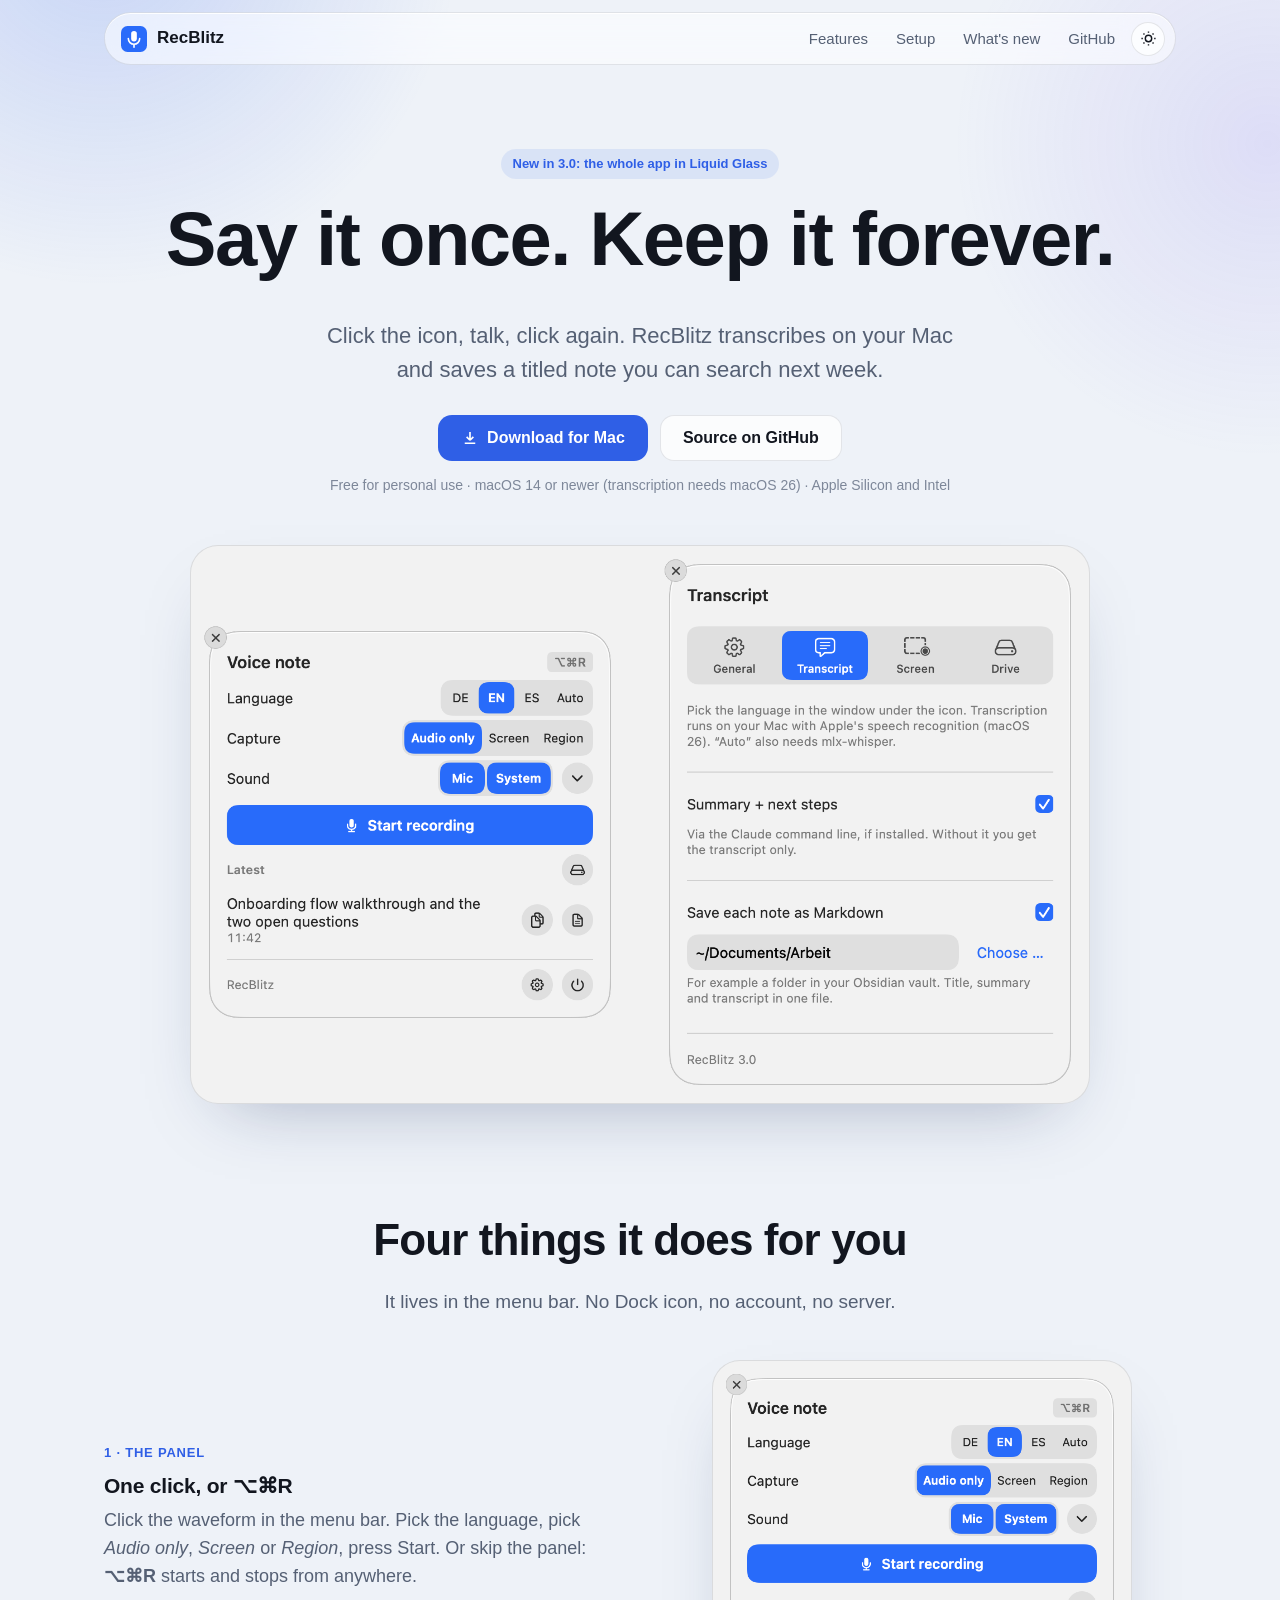
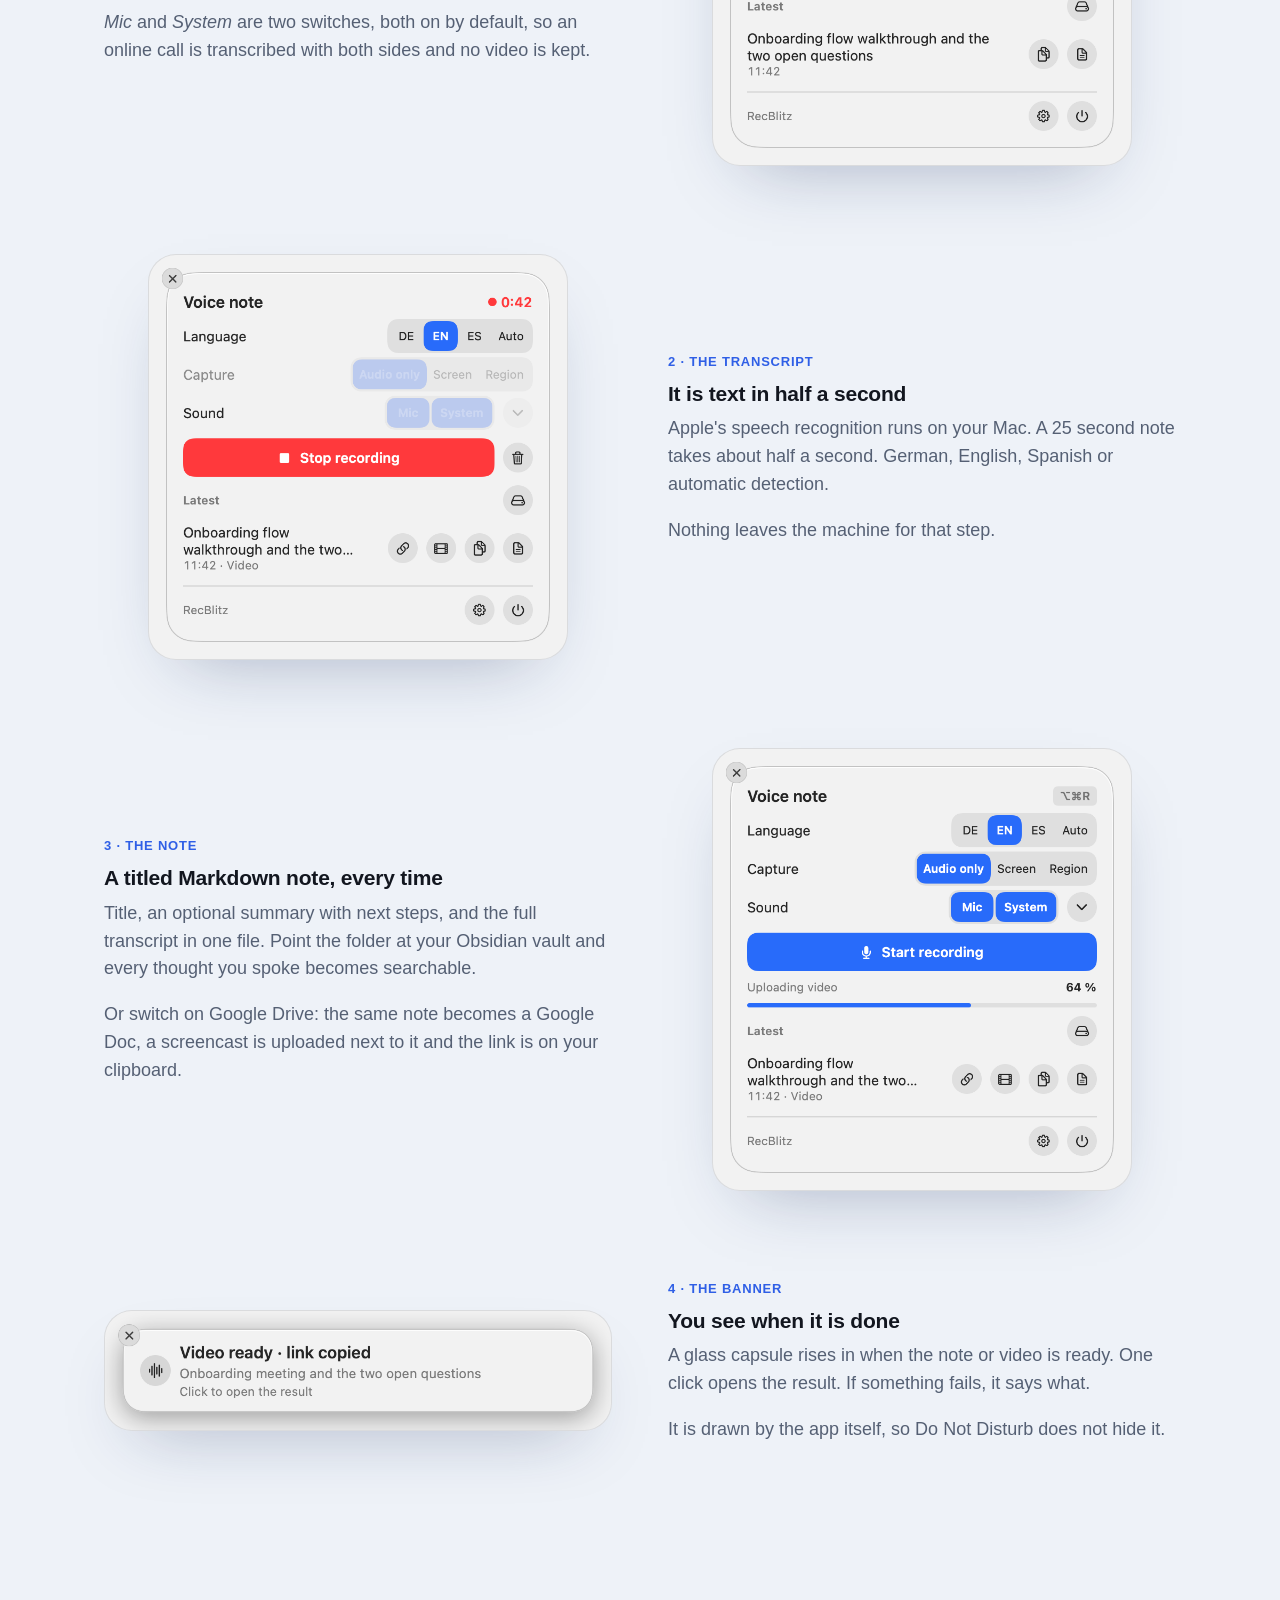
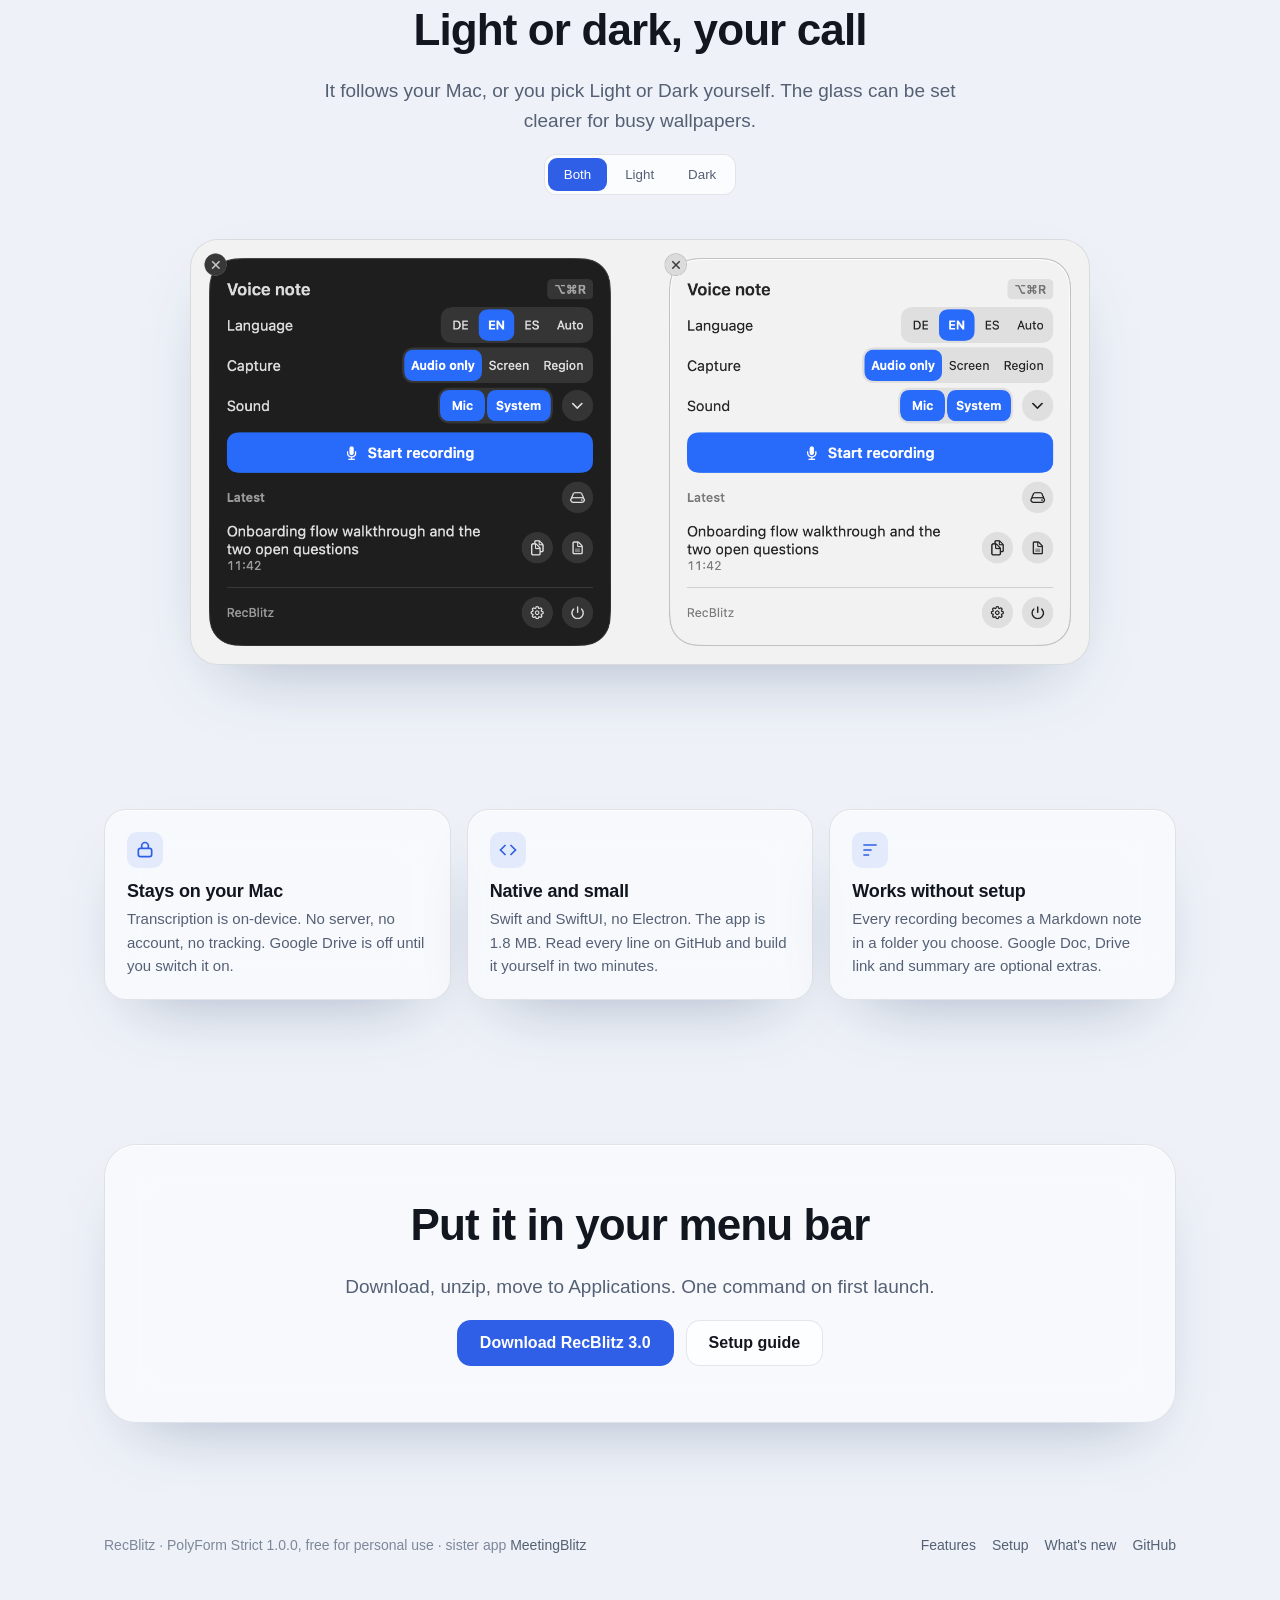
<file: docs/index.html>
<!doctype html>
<html lang="en">
<head>
<meta charset="utf-8">
<meta name="viewport" content="width=device-width, initial-scale=1">
<title>RecBlitz: voice notes and screen recordings that write themselves down</title>
<meta name="description" content="A free Mac menu bar app. One click records a voice note or your screen, transcribes it on your Mac and saves a titled Markdown note.">
<meta property="og:title" content="RecBlitz 3.0">
<meta property="og:description" content="Voice notes and screen recordings from the menu bar, transcribed on your Mac.">
<meta property="og:image" content="https://felixosk.github.io/recblitz-mac/img/hero-dark.png">
<link rel="icon" href="data:image/svg+xml,%3Csvg xmlns='http://www.w3.org/2000/svg' viewBox='0 0 32 32'%3E%3Crect width='32' height='32' rx='8' fill='%23296bfa'/%3E%3Crect x='12.5' y='6' width='7' height='13' rx='3.5' fill='white'/%3E%3Cpath d='M9 15.5a7 7 0 0 0 14 0M16 22.5V26' fill='none' stroke='white' stroke-width='2' stroke-linecap='round'/%3E%3C/svg%3E">
<link rel="stylesheet" href="site.css">
<script src="site.js"></script>
</head>
<body>

<header class="top">
  <div class="wrap">
    <div class="bar glass">
      <a class="brand" href="./"><svg viewBox="0 0 32 32" aria-hidden="true"><rect width="32" height="32" rx="8" fill="#296bfa"/><rect x="12.5" y="6" width="7" height="13" rx="3.5" fill="#fff"/><path d="M9 15.5a7 7 0 0 0 14 0M16 22.5V26" fill="none" stroke="#fff" stroke-width="2" stroke-linecap="round"/></svg><span>RecBlitz</span></a>
      <nav class="nav">
        <a href="features.html">Features</a>
        <a href="setup.html">Setup</a>
        <a href="changelog.html" class="hide-sm">What's new</a>
        <a href="https://github.com/Felixosk/recblitz-mac" class="hide-sm">GitHub</a>
        <button class="theme-btn" type="button" aria-label="Theme"><svg viewBox="0 0 24 24" fill="none" stroke="currentColor" stroke-width="2"><circle cx="12" cy="12" r="4.5"/><path d="M12 2v2M12 20v2M2 12h2M20 12h2M4.9 4.9l1.4 1.4M17.7 17.7l1.4 1.4M4.9 19.1l1.4-1.4M17.7 6.3l1.4-1.4"/></svg></button>
      </nav>
    </div>
  </div>
</header>

<main>
<section class="hero">
  <div class="wrap">
    <span class="pill">New in 3.0: the whole app in Liquid Glass</span>
    <h1>Say it once. Keep it forever.</h1>
    <p class="lead">Click the icon, talk, click again. RecBlitz transcribes on your Mac and saves a titled note you can search next week.</p>
    <div class="btn-row">
      <a class="btn btn-primary" href="https://github.com/Felixosk/recblitz-mac/releases/latest/download/RecBlitz.zip"><svg viewBox="0 0 24 24" fill="none" stroke="currentColor" stroke-width="2.2"><path d="M12 4v11m0 0-4.5-4.5M12 15l4.5-4.5M5 19h14"/></svg>Download for Mac</a>
      <a class="btn btn-ghost" href="https://github.com/Felixosk/recblitz-mac">Source on GitHub</a>
    </div>
    <p class="meta">Free for personal use · macOS 14 or newer (transcription needs macOS 26) · Apple Silicon and Intel</p>
  </div>
  <div class="wrap">
    <div class="hero-shot stage">
      <img class="img-dark" src="img/hero-dark.png" alt="The RecBlitz panel next to its settings window" width="1608" height="848">
      <img class="img-light" src="img/hero-light.png" alt="The RecBlitz panel next to its settings window in light mode" width="1608" height="848">
    </div>
  </div>
</section>

<section id="how">
  <div class="wrap">
    <div class="section-head">
      <h2>Four things it does for you</h2>
      <p>It lives in the menu bar. No Dock icon, no account, no server.</p>
    </div>

    <div class="row">
      <div class="text">
        <span class="num">1 · The panel</span>
        <h3>One click, or ⌥⌘R</h3>
        <p>Click the waveform in the menu bar. Pick the language, pick <i>Audio only</i>, <i>Screen</i> or <i>Region</i>, press Start. Or skip the panel: <b>⌥⌘R</b> starts and stops from anywhere.</p><p><i>Mic</i> and <i>System</i> are two switches, both on by default, so an online call is transcribed with both sides and no video is kept.</p>
      </div>
      <div class="shot stage">
        <img class="img-dark" src="img/panel-idle-dark.png" alt="The RecBlitz panel with language, capture mode and sound switches" width="784" height="758">
        <img class="img-light" src="img/panel-idle-light.png" alt="The RecBlitz panel with language, capture mode and sound switches (light mode)" width="784" height="758">
      </div>
    </div>

    <div class="row flip">
      <div class="text">
        <span class="num">2 · The transcript</span>
        <h3>It is text in half a second</h3>
        <p>Apple's speech recognition runs on your Mac. A 25 second note takes about half a second. German, English, Spanish or automatic detection.</p><p>Nothing leaves the machine for that step.</p>
      </div>
      <div class="shot stage">
        <img class="img-dark" src="img/panel-recording-dark.png" alt="The panel while recording, with a running timer and a red stop button" width="784" height="758" loading="lazy">
        <img class="img-light" src="img/panel-recording-light.png" alt="The panel while recording, with a running timer and a red stop button (light mode)" width="784" height="758" loading="lazy">
      </div>
    </div>

    <div class="row">
      <div class="text">
        <span class="num">3 · The note</span>
        <h3>A titled Markdown note, every time</h3>
        <p>Title, an optional summary with next steps, and the full transcript in one file. Point the folder at your Obsidian vault and every thought you spoke becomes searchable.</p><p>Or switch on Google Drive: the same note becomes a Google Doc, a screencast is uploaded next to it and the link is on your clipboard.</p>
      </div>
      <div class="shot stage">
        <img class="img-dark" src="img/panel-uploading-dark.png" alt="The panel while a video uploads, with progress in percent and the latest recording below" width="784" height="826" loading="lazy">
        <img class="img-light" src="img/panel-uploading-light.png" alt="The panel while a video uploads, with progress in percent and the latest recording below (light mode)" width="784" height="826" loading="lazy">
      </div>
    </div>

    <div class="row flip">
      <div class="text">
        <span class="num">4 · The banner</span>
        <h3>You see when it is done</h3>
        <p>A glass capsule rises in when the note or video is ready. One click opens the result. If something fails, it says what.</p>
        <p>It is drawn by the app itself, so Do Not Disturb does not hide it.</p>
      </div>
      <div class="shot wide stage">
        <img class="img-dark" src="img/banner-dark.png" alt="The result banner: Video ready, link copied" width="924" height="216" loading="lazy">
        <img class="img-light" src="img/banner-light.png" alt="The result banner in light mode" width="924" height="216" loading="lazy">
      </div>
    </div>
  </div>
</section>

<section id="look">
  <div class="wrap">
    <div class="section-head">
      <h2>Light or dark, your call</h2>
      <p>It follows your Mac, or you pick Light or Dark yourself. The glass can be set clearer for busy wallpapers.</p>
      <div class="seg" role="group" aria-label="Show light or dark">
        <button type="button" data-demo="both" aria-pressed="true">Both</button>
        <button type="button" data-demo="light" aria-pressed="false">Light</button>
        <button type="button" data-demo="dark" aria-pressed="false">Dark</button>
      </div>
    </div>
    <div class="stage" style="max-width:900px;margin:0 auto">
      <img data-demo-img="both" src="img/light-dark.png" alt="The panel in dark and in light, side by side" width="1608" height="758" loading="lazy">
      <img data-demo-img="light" src="img/hero-light.png" alt="Panel and settings in light mode" width="1608" height="848" loading="lazy" hidden>
      <img data-demo-img="dark" src="img/hero-dark.png" alt="Panel and settings in dark mode" width="1608" height="848" loading="lazy" hidden>
    </div>
  </div>
</section>

<section id="trust">
  <div class="wrap">
    <div class="grid">
      <div class="card glass">
        <div class="ico"><svg viewBox="0 0 24 24" fill="none" stroke="currentColor" stroke-width="2"><rect x="4" y="10" width="16" height="10" rx="2.5"/><path d="M8 10V7a4 4 0 0 1 8 0v3"/></svg></div>
        <h3>Stays on your Mac</h3>
        <p>Transcription is on-device. No server, no account, no tracking. Google Drive is off until you switch it on.</p>
      </div>
      <div class="card glass">
        <div class="ico"><svg viewBox="0 0 24 24" fill="none" stroke="currentColor" stroke-width="2"><path d="M9 18 3 12l6-6M15 6l6 6-6 6"/></svg></div>
        <h3>Native and small</h3>
        <p>Swift and SwiftUI, no Electron. The app is 1.8 MB. Read every line on GitHub and build it yourself in two minutes.</p>
      </div>
      <div class="card glass">
        <div class="ico"><svg viewBox="0 0 24 24" fill="none" stroke="currentColor" stroke-width="2"><path d="M4 6h16M4 12h10M4 18h7"/></svg></div>
        <h3>Works without setup</h3>
        <p>Every recording becomes a Markdown note in a folder you choose. Google Doc, Drive link and summary are optional extras.</p>
      </div>
    </div>
  </div>
</section>

<section>
  <div class="wrap">
    <div class="final glass">
      <h2>Put it in your menu bar</h2>
      <p>Download, unzip, move to Applications. One command on first launch.</p>
      <div class="btn-row">
        <a class="btn btn-primary" href="https://github.com/Felixosk/recblitz-mac/releases/latest/download/RecBlitz.zip">Download RecBlitz 3.0</a>
        <a class="btn btn-ghost" href="setup.html">Setup guide</a>
      </div>
    </div>
  </div>
</section>
</main>

<footer>
  <div class="wrap">
    <span>RecBlitz · PolyForm Strict 1.0.0, free for personal use · sister app <a href="https://felixosk.github.io/meetingblitz-mac/">MeetingBlitz</a></span>
    <nav><a href="features.html">Features</a><a href="setup.html">Setup</a><a href="changelog.html">What's new</a><a href="https://github.com/Felixosk/recblitz-mac">GitHub</a></nav>
  </div>
</footer>
</body>
</html>
</file>
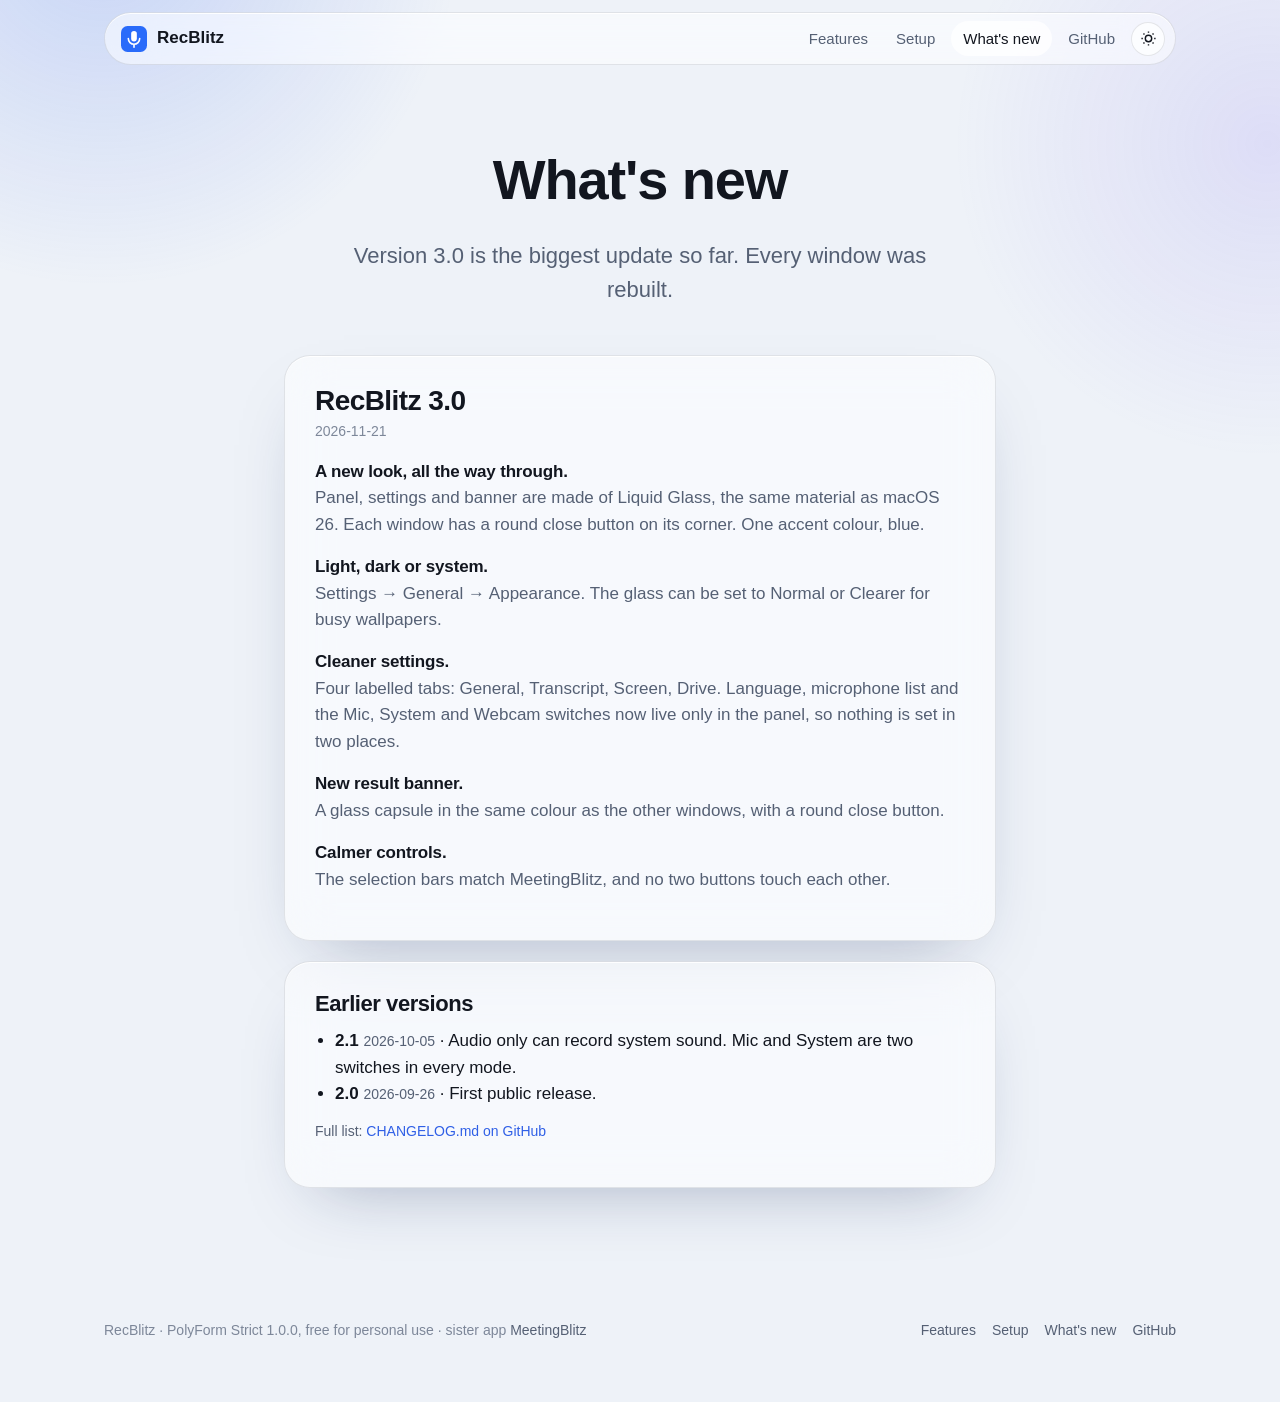
<file: docs/changelog.html>
<!doctype html>
<html lang="en">
<head>
<meta charset="utf-8">
<meta name="viewport" content="width=device-width, initial-scale=1">
<title>What's new · RecBlitz</title>
<meta name="description" content="What changed in RecBlitz 3.0 and earlier versions.">
<meta property="og:title" content="RecBlitz 3.0">
<meta property="og:description" content="Voice notes and screen recordings from the menu bar, transcribed on your Mac.">
<meta property="og:image" content="https://felixosk.github.io/recblitz-mac/img/hero-dark.png">
<link rel="icon" href="data:image/svg+xml,%3Csvg xmlns='http://www.w3.org/2000/svg' viewBox='0 0 32 32'%3E%3Crect width='32' height='32' rx='8' fill='%23296bfa'/%3E%3Crect x='12.5' y='6' width='7' height='13' rx='3.5' fill='white'/%3E%3Cpath d='M9 15.5a7 7 0 0 0 14 0M16 22.5V26' fill='none' stroke='white' stroke-width='2' stroke-linecap='round'/%3E%3C/svg%3E">
<link rel="stylesheet" href="site.css">
<script src="site.js"></script>
</head>
<body>

<header class="top">
  <div class="wrap">
    <div class="bar glass">
      <a class="brand" href="./"><svg viewBox="0 0 32 32" aria-hidden="true"><rect width="32" height="32" rx="8" fill="#296bfa"/><rect x="12.5" y="6" width="7" height="13" rx="3.5" fill="#fff"/><path d="M9 15.5a7 7 0 0 0 14 0M16 22.5V26" fill="none" stroke="#fff" stroke-width="2" stroke-linecap="round"/></svg><span>RecBlitz</span></a>
      <nav class="nav">
        <a href="features.html">Features</a>
        <a href="setup.html">Setup</a>
        <a href="changelog.html" aria-current="page" class="hide-sm">What's new</a>
        <a href="https://github.com/Felixosk/recblitz-mac" class="hide-sm">GitHub</a>
        <button class="theme-btn" type="button" aria-label="Theme"><svg viewBox="0 0 24 24" fill="none" stroke="currentColor" stroke-width="2"><circle cx="12" cy="12" r="4.5"/><path d="M12 2v2M12 20v2M2 12h2M20 12h2M4.9 4.9l1.4 1.4M17.7 17.7l1.4 1.4M4.9 19.1l1.4-1.4M17.7 6.3l1.4-1.4"/></svg></button>
      </nav>
    </div>
  </div>
</header>

<main>
<section class="hero" style="padding-bottom:10px">
  <div class="wrap narrow">
    <h1 style="font-size:clamp(36px,5.5vw,56px)">What's new</h1>
    <p class="lead">Version 3.0 is the biggest update so far. Every window was rebuilt.</p>
  </div>
</section>
<section style="padding-top:10px">
  <div class="wrap narrow">
    <article class="release glass">
      <h2>RecBlitz 3.0</h2>
      <span class="date">2026-11-21</span>
      <h3>A new look, all the way through.</h3>
      <p>Panel, settings and banner are made of Liquid Glass, the same material as macOS 26. Each window has a round close button on its corner. One accent colour, blue.</p>
      <h3>Light, dark or system.</h3>
      <p>Settings → General → Appearance. The glass can be set to Normal or Clearer for busy wallpapers.</p>
      <h3>Cleaner settings.</h3>
      <p>Four labelled tabs: General, Transcript, Screen, Drive. Language, microphone list and the Mic, System and Webcam switches now live only in the panel, so nothing is set in two places.</p>
      <h3>New result banner.</h3>
      <p>A glass capsule in the same colour as the other windows, with a round close button.</p>
      <h3>Calmer controls.</h3>
      <p>The selection bars match MeetingBlitz, and no two buttons touch each other.</p>
    </article>
    <article class="release glass">
      <h2 style="font-size:22px">Earlier versions</h2>
      <ul style="padding-left:20px;margin:12px 0 0">
      <li><b>2.1</b> <span class="muted small">2026-10-05</span> · Audio only can record system sound. Mic and System are two switches in every mode.</li>
      <li><b>2.0</b> <span class="muted small">2026-09-26</span> · First public release.</li>
      </ul>
      <p class="small" style="margin-top:14px">Full list: <a href="https://github.com/Felixosk/recblitz-mac/blob/main/CHANGELOG.md">CHANGELOG.md on GitHub</a></p>
    </article>
  </div>
</section>
</main>

<footer>
  <div class="wrap">
    <span>RecBlitz · PolyForm Strict 1.0.0, free for personal use · sister app <a href="https://felixosk.github.io/meetingblitz-mac/">MeetingBlitz</a></span>
    <nav><a href="features.html">Features</a><a href="setup.html">Setup</a><a href="changelog.html">What's new</a><a href="https://github.com/Felixosk/recblitz-mac">GitHub</a></nav>
  </div>
</footer>
</body>
</html>
</file>
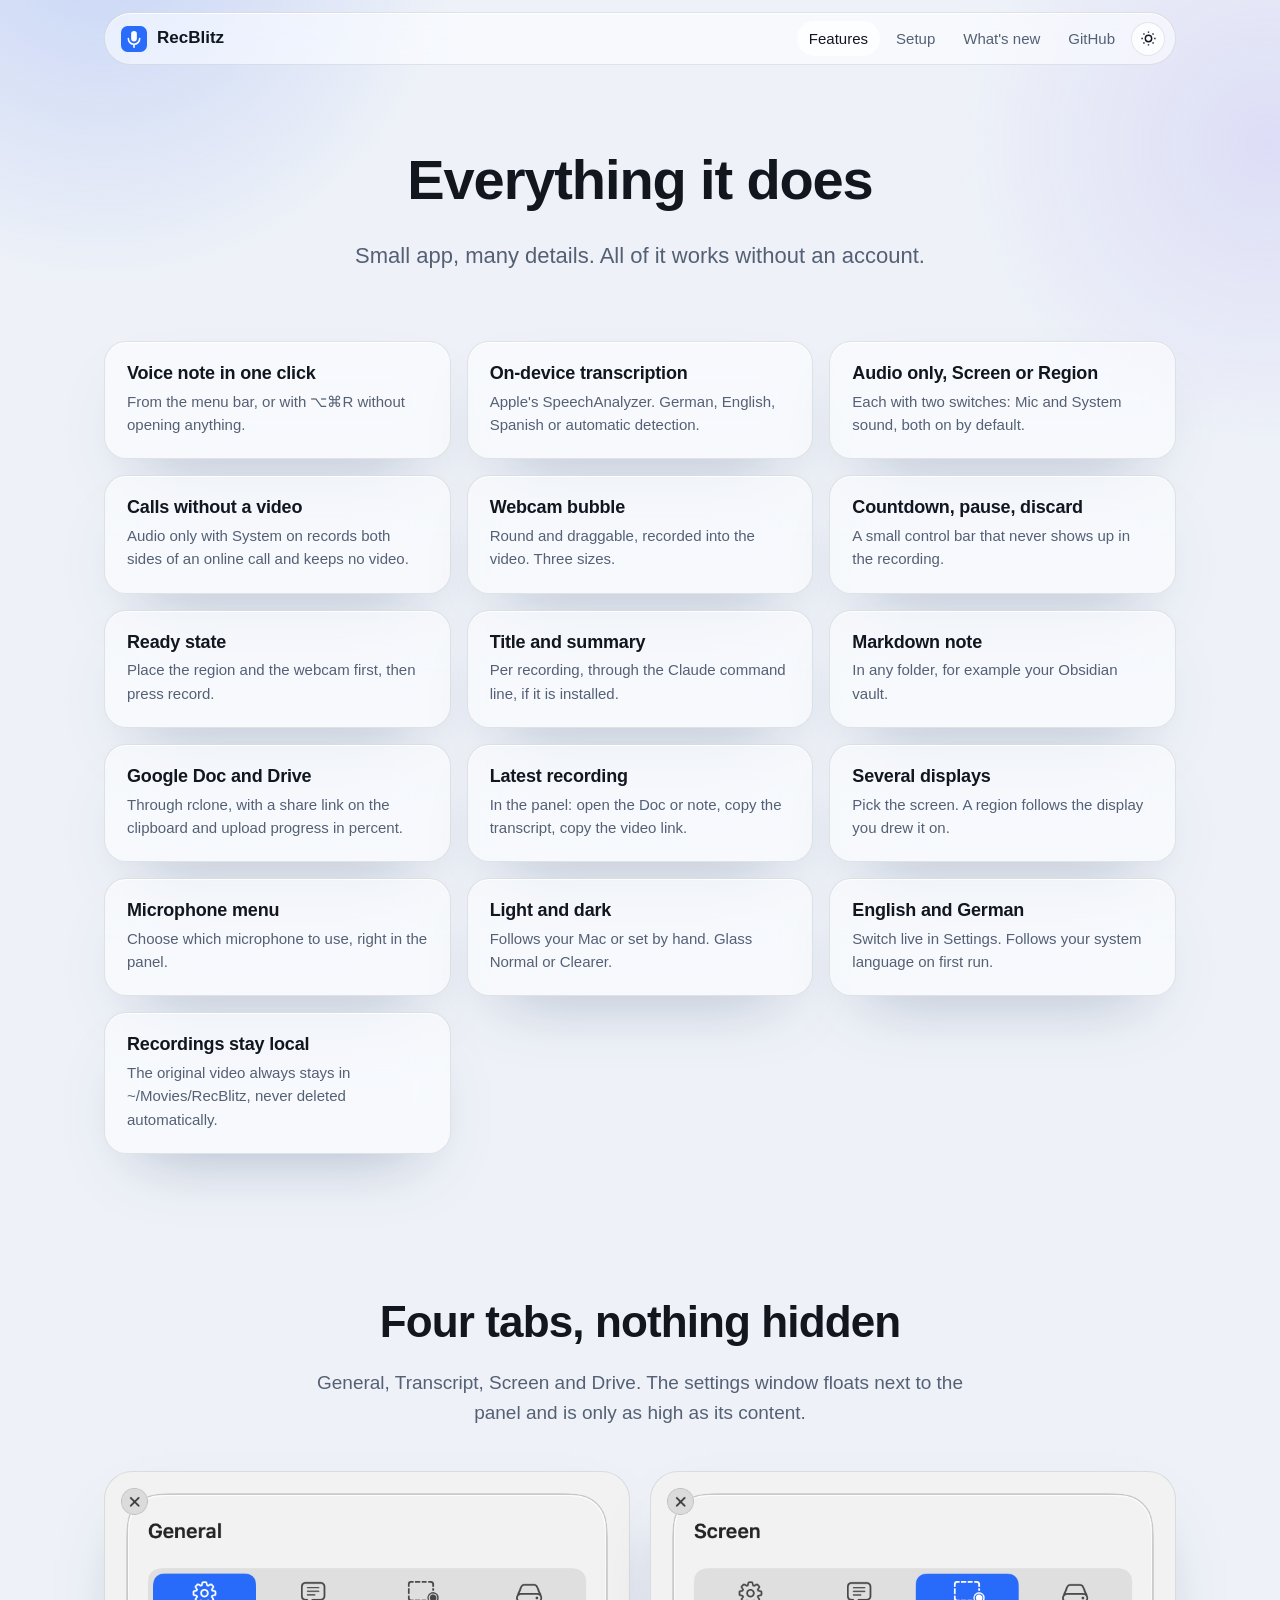
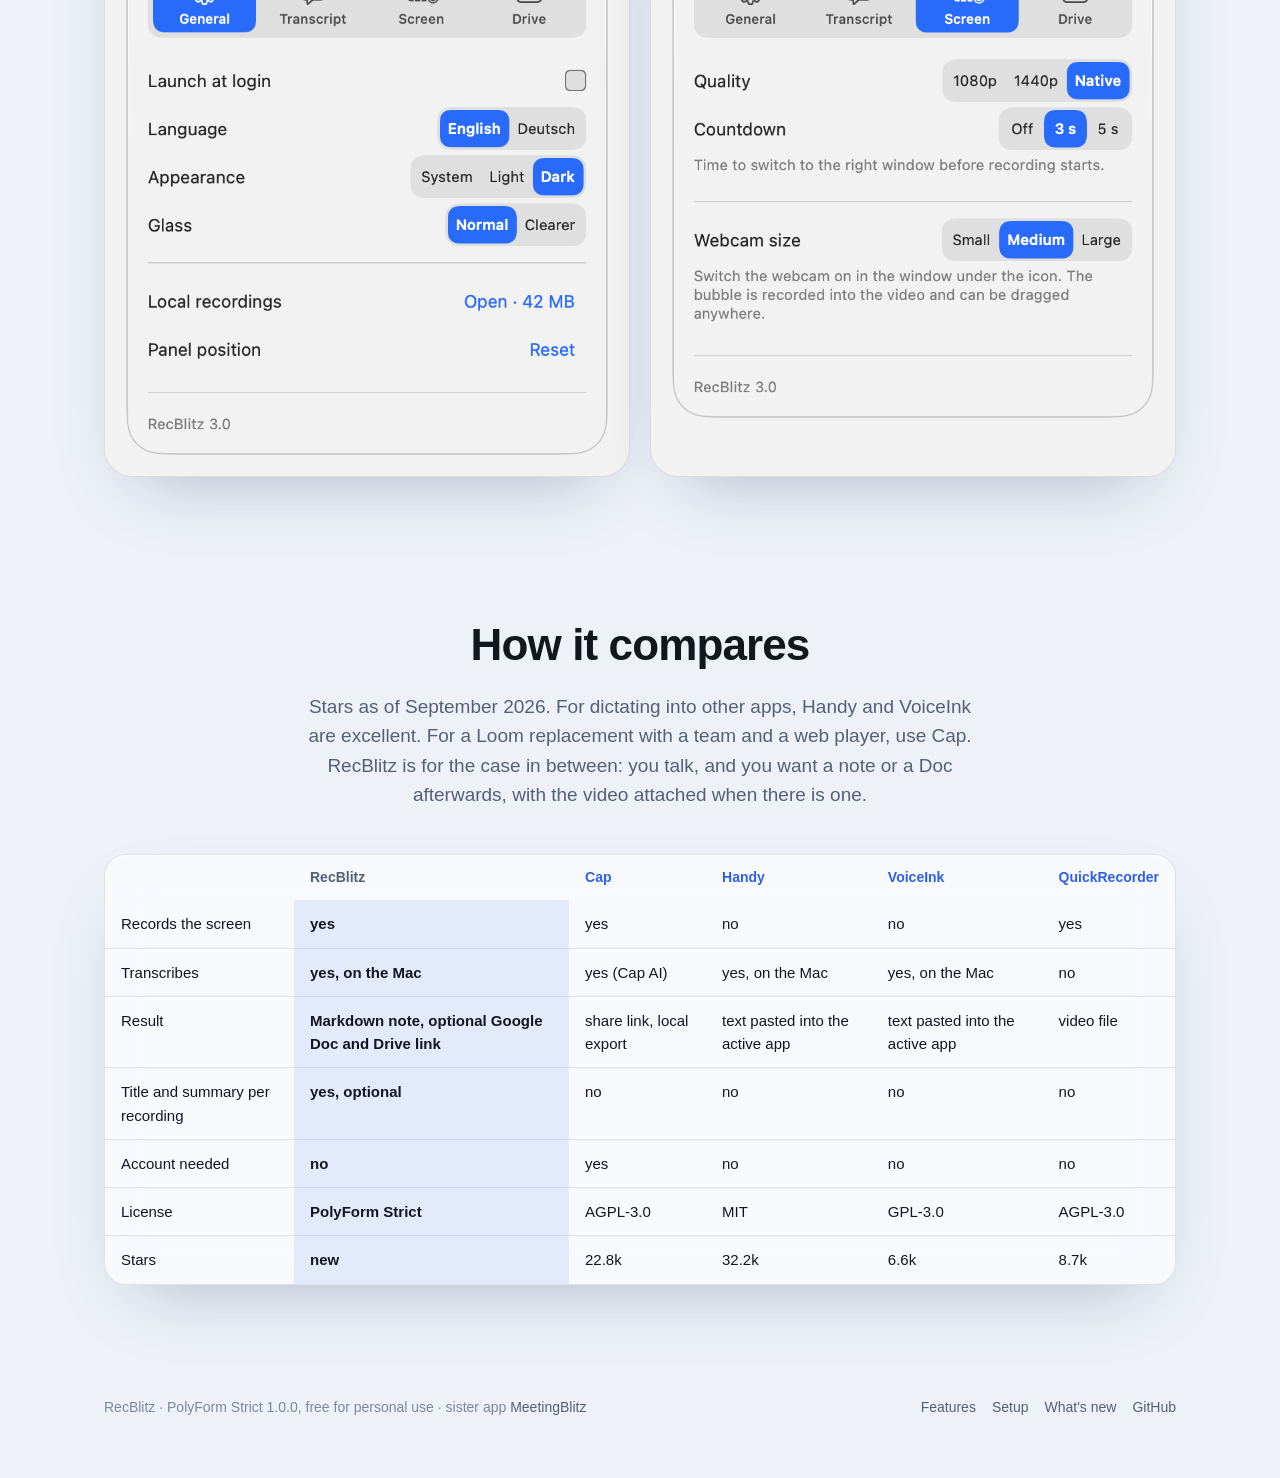
<file: docs/features.html>
<!doctype html>
<html lang="en">
<head>
<meta charset="utf-8">
<meta name="viewport" content="width=device-width, initial-scale=1">
<title>Features · RecBlitz</title>
<meta name="description" content="Everything RecBlitz does: voice notes, screen and region recording, on-device transcript, Markdown notes, optional Google Doc and Drive link.">
<meta property="og:title" content="RecBlitz 3.0">
<meta property="og:description" content="Voice notes and screen recordings from the menu bar, transcribed on your Mac.">
<meta property="og:image" content="https://felixosk.github.io/recblitz-mac/img/hero-dark.png">
<link rel="icon" href="data:image/svg+xml,%3Csvg xmlns='http://www.w3.org/2000/svg' viewBox='0 0 32 32'%3E%3Crect width='32' height='32' rx='8' fill='%23296bfa'/%3E%3Crect x='12.5' y='6' width='7' height='13' rx='3.5' fill='white'/%3E%3Cpath d='M9 15.5a7 7 0 0 0 14 0M16 22.5V26' fill='none' stroke='white' stroke-width='2' stroke-linecap='round'/%3E%3C/svg%3E">
<link rel="stylesheet" href="site.css">
<script src="site.js"></script>
</head>
<body>

<header class="top">
  <div class="wrap">
    <div class="bar glass">
      <a class="brand" href="./"><svg viewBox="0 0 32 32" aria-hidden="true"><rect width="32" height="32" rx="8" fill="#296bfa"/><rect x="12.5" y="6" width="7" height="13" rx="3.5" fill="#fff"/><path d="M9 15.5a7 7 0 0 0 14 0M16 22.5V26" fill="none" stroke="#fff" stroke-width="2" stroke-linecap="round"/></svg><span>RecBlitz</span></a>
      <nav class="nav">
        <a href="features.html" aria-current="page">Features</a>
        <a href="setup.html">Setup</a>
        <a href="changelog.html" class="hide-sm">What's new</a>
        <a href="https://github.com/Felixosk/recblitz-mac" class="hide-sm">GitHub</a>
        <button class="theme-btn" type="button" aria-label="Theme"><svg viewBox="0 0 24 24" fill="none" stroke="currentColor" stroke-width="2"><circle cx="12" cy="12" r="4.5"/><path d="M12 2v2M12 20v2M2 12h2M20 12h2M4.9 4.9l1.4 1.4M17.7 17.7l1.4 1.4M4.9 19.1l1.4-1.4M17.7 6.3l1.4-1.4"/></svg></button>
      </nav>
    </div>
  </div>
</header>

<main>
<section class="hero" style="padding-bottom:20px">
  <div class="wrap narrow">
    <h1 style="font-size:clamp(36px,5.5vw,56px)">Everything it does</h1>
    <p class="lead">Small app, many details. All of it works without an account.</p>
  </div>
</section>
<section style="padding-top:20px">
  <div class="wrap">
    <div class="grid">
      <div class="card glass"><h3>Voice note in one click</h3><p>From the menu bar, or with ⌥⌘R without opening anything.</p></div>
      <div class="card glass"><h3>On-device transcription</h3><p>Apple's SpeechAnalyzer. German, English, Spanish or automatic detection.</p></div>
      <div class="card glass"><h3>Audio only, Screen or Region</h3><p>Each with two switches: Mic and System sound, both on by default.</p></div>
      <div class="card glass"><h3>Calls without a video</h3><p>Audio only with System on records both sides of an online call and keeps no video.</p></div>
      <div class="card glass"><h3>Webcam bubble</h3><p>Round and draggable, recorded into the video. Three sizes.</p></div>
      <div class="card glass"><h3>Countdown, pause, discard</h3><p>A small control bar that never shows up in the recording.</p></div>
      <div class="card glass"><h3>Ready state</h3><p>Place the region and the webcam first, then press record.</p></div>
      <div class="card glass"><h3>Title and summary</h3><p>Per recording, through the Claude command line, if it is installed.</p></div>
      <div class="card glass"><h3>Markdown note</h3><p>In any folder, for example your Obsidian vault.</p></div>
      <div class="card glass"><h3>Google Doc and Drive</h3><p>Through rclone, with a share link on the clipboard and upload progress in percent.</p></div>
      <div class="card glass"><h3>Latest recording</h3><p>In the panel: open the Doc or note, copy the transcript, copy the video link.</p></div>
      <div class="card glass"><h3>Several displays</h3><p>Pick the screen. A region follows the display you drew it on.</p></div>
      <div class="card glass"><h3>Microphone menu</h3><p>Choose which microphone to use, right in the panel.</p></div>
      <div class="card glass"><h3>Light and dark</h3><p>Follows your Mac or set by hand. Glass Normal or Clearer.</p></div>
      <div class="card glass"><h3>English and German</h3><p>Switch live in Settings. Follows your system language on first run.</p></div>
      <div class="card glass"><h3>Recordings stay local</h3><p>The original video always stays in ~/Movies/RecBlitz, never deleted automatically.</p></div>
    </div>
  </div>
</section>
<section id="settings">
  <div class="wrap">
    <div class="section-head">
      <h2>Four tabs, nothing hidden</h2>
      <p>General, Transcript, Screen and Drive. The settings window floats next to the panel and is only as high as its content.</p>
    </div>
    <div class="shot-pair">
      <div class="shot stage">
        <img class="img-dark" src="img/settings-general-dark.png" alt="The General tab with launch at login, language, appearance and glass" width="784" height="904" loading="lazy">
        <img class="img-light" src="img/settings-general-light.png" alt="The General tab with launch at login, language, appearance and glass (light mode)" width="784" height="904" loading="lazy">
      </div>
      <div class="shot stage">
        <img class="img-dark" src="img/settings-screen-dark.png" alt="The Screen tab with quality, countdown and webcam size" width="784" height="848" loading="lazy">
        <img class="img-light" src="img/settings-screen-light.png" alt="The Screen tab with quality, countdown and webcam size (light mode)" width="784" height="848" loading="lazy">
      </div>
    </div>
  </div>
</section>
<section id="compare">
  <div class="wrap">
    <div class="section-head">
      <h2>How it compares</h2>
      <p>Stars as of September 2026. For dictating into other apps, Handy and VoiceInk are excellent. For a Loom replacement with a team and a web player, use Cap. RecBlitz is for the case in between: you talk, and you want a note or a Doc afterwards, with the video attached when there is one.</p>
    </div>
    <div class="table-wrap glass">
      <table>
        <thead><tr><th></th><th>RecBlitz</th><th><a href="https://github.com/CapSoftware/Cap">Cap</a></th><th><a href="https://github.com/cjpais/Handy">Handy</a></th><th><a href="https://github.com/Beingpax/VoiceInk">VoiceInk</a></th><th><a href="https://github.com/lihaoyun6/QuickRecorder">QuickRecorder</a></th></tr></thead>
        <tbody>
          <tr><th>Records the screen</th><td class="us">yes</td><td>yes</td><td>no</td><td>no</td><td>yes</td></tr>
          <tr><th>Transcribes</th><td class="us">yes, on the Mac</td><td>yes (Cap AI)</td><td>yes, on the Mac</td><td>yes, on the Mac</td><td>no</td></tr>
          <tr><th>Result</th><td class="us">Markdown note, optional Google Doc and Drive link</td><td>share link, local export</td><td>text pasted into the active app</td><td>text pasted into the active app</td><td>video file</td></tr>
          <tr><th>Title and summary per recording</th><td class="us">yes, optional</td><td>no</td><td>no</td><td>no</td><td>no</td></tr>
          <tr><th>Account needed</th><td class="us">no</td><td>yes</td><td>no</td><td>no</td><td>no</td></tr>
          <tr><th>License</th><td class="us">PolyForm Strict</td><td>AGPL-3.0</td><td>MIT</td><td>GPL-3.0</td><td>AGPL-3.0</td></tr>
          <tr><th>Stars</th><td class="us">new</td><td>22.8k</td><td>32.2k</td><td>6.6k</td><td>8.7k</td></tr>
        </tbody>
      </table>
    </div>
  </div>
</section>
</main>

<footer>
  <div class="wrap">
    <span>RecBlitz · PolyForm Strict 1.0.0, free for personal use · sister app <a href="https://felixosk.github.io/meetingblitz-mac/">MeetingBlitz</a></span>
    <nav><a href="features.html">Features</a><a href="setup.html">Setup</a><a href="changelog.html">What's new</a><a href="https://github.com/Felixosk/recblitz-mac">GitHub</a></nav>
  </div>
</footer>
</body>
</html>
</file>
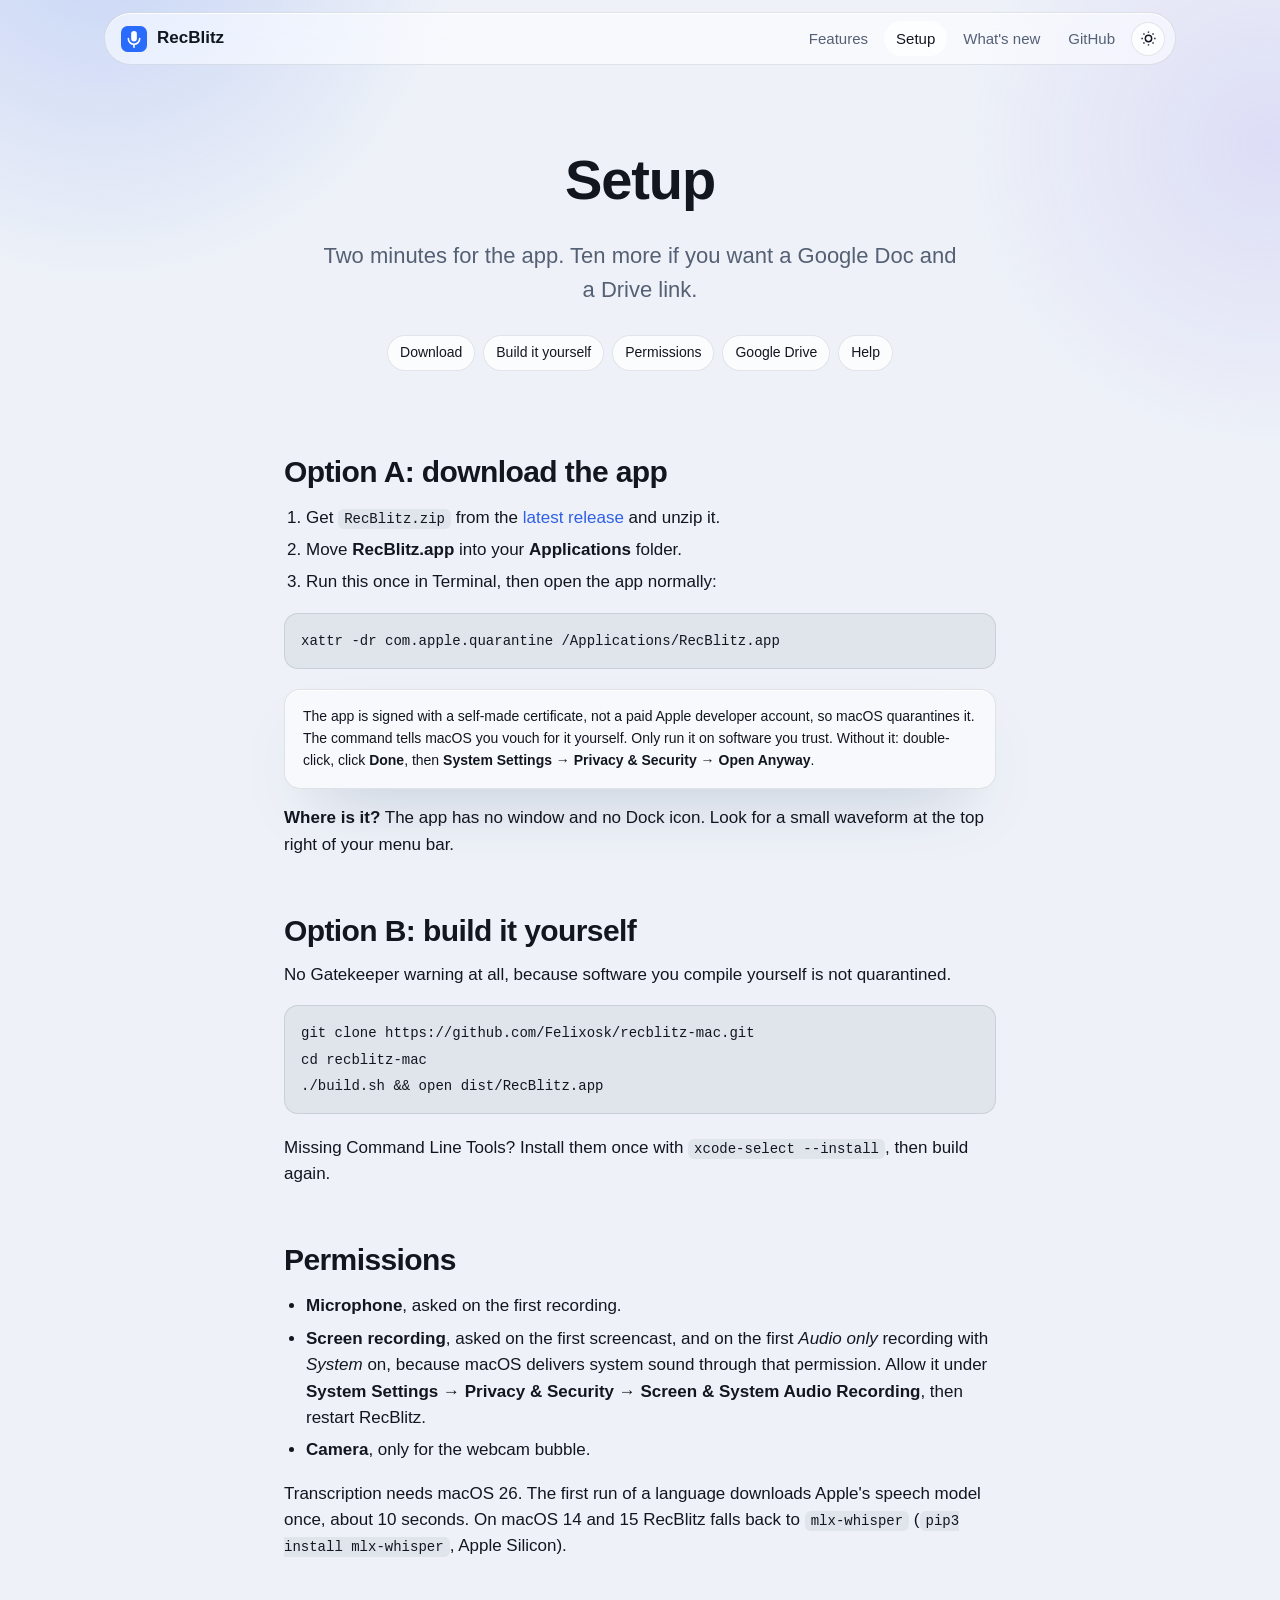
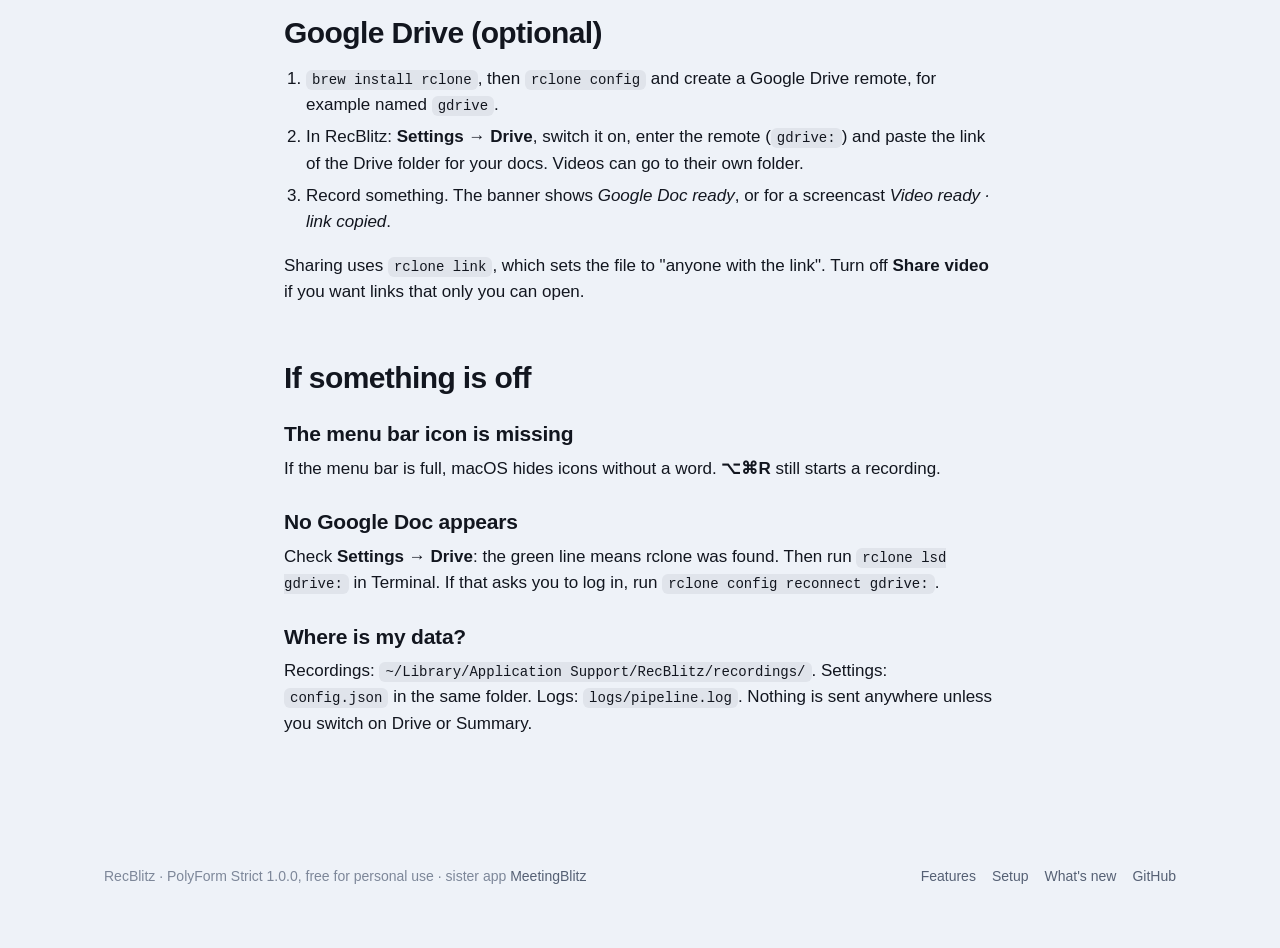
<file: docs/setup.html>
<!doctype html>
<html lang="en">
<head>
<meta charset="utf-8">
<meta name="viewport" content="width=device-width, initial-scale=1">
<title>Setup · RecBlitz</title>
<meta name="description" content="Install RecBlitz in two minutes, optionally connect Google Drive.">
<meta property="og:title" content="RecBlitz 3.0">
<meta property="og:description" content="Voice notes and screen recordings from the menu bar, transcribed on your Mac.">
<meta property="og:image" content="https://felixosk.github.io/recblitz-mac/img/hero-dark.png">
<link rel="icon" href="data:image/svg+xml,%3Csvg xmlns='http://www.w3.org/2000/svg' viewBox='0 0 32 32'%3E%3Crect width='32' height='32' rx='8' fill='%23296bfa'/%3E%3Crect x='12.5' y='6' width='7' height='13' rx='3.5' fill='white'/%3E%3Cpath d='M9 15.5a7 7 0 0 0 14 0M16 22.5V26' fill='none' stroke='white' stroke-width='2' stroke-linecap='round'/%3E%3C/svg%3E">
<link rel="stylesheet" href="site.css">
<script src="site.js"></script>
</head>
<body>

<header class="top">
  <div class="wrap">
    <div class="bar glass">
      <a class="brand" href="./"><svg viewBox="0 0 32 32" aria-hidden="true"><rect width="32" height="32" rx="8" fill="#296bfa"/><rect x="12.5" y="6" width="7" height="13" rx="3.5" fill="#fff"/><path d="M9 15.5a7 7 0 0 0 14 0M16 22.5V26" fill="none" stroke="#fff" stroke-width="2" stroke-linecap="round"/></svg><span>RecBlitz</span></a>
      <nav class="nav">
        <a href="features.html">Features</a>
        <a href="setup.html" aria-current="page">Setup</a>
        <a href="changelog.html" class="hide-sm">What's new</a>
        <a href="https://github.com/Felixosk/recblitz-mac" class="hide-sm">GitHub</a>
        <button class="theme-btn" type="button" aria-label="Theme"><svg viewBox="0 0 24 24" fill="none" stroke="currentColor" stroke-width="2"><circle cx="12" cy="12" r="4.5"/><path d="M12 2v2M12 20v2M2 12h2M20 12h2M4.9 4.9l1.4 1.4M17.7 17.7l1.4 1.4M4.9 19.1l1.4-1.4M17.7 6.3l1.4-1.4"/></svg></button>
      </nav>
    </div>
  </div>
</header>

<main>
<section class="hero" style="padding-bottom:10px">
  <div class="wrap narrow">
    <h1 style="font-size:clamp(36px,5.5vw,56px)">Setup</h1>
    <p class="lead">Two minutes for the app. Ten more if you want a Google Doc and a Drive link.</p>
    <div class="toc" style="justify-content:center"><a href="#download">Download</a><a href="#build">Build it yourself</a><a href="#permissions">Permissions</a><a href="#drive">Google Drive</a><a href="#help">Help</a></div>
  </div>
</section>
<section class="doc" style="padding-top:10px">
  <div class="wrap narrow">

  <h2 id="download">Option A: download the app</h2>
  <ol>
    <li>Get <code>RecBlitz.zip</code> from the <a href="https://github.com/Felixosk/recblitz-mac/releases/latest">latest release</a> and unzip it.</li>
    <li>Move <b>RecBlitz.app</b> into your <b>Applications</b> folder.</li>
    <li>Run this once in Terminal, then open the app normally:</li>
  </ol>
  <pre><code>xattr -dr com.apple.quarantine /Applications/RecBlitz.app</code></pre>
  <div class="note glass small">The app is signed with a self-made certificate, not a paid Apple developer account, so macOS quarantines it. The command tells macOS you vouch for it yourself. Only run it on software you trust. Without it: double-click, click <b>Done</b>, then <b>System Settings → Privacy &amp; Security → Open Anyway</b>.</div>
  <p><b>Where is it?</b> The app has no window and no Dock icon. Look for a small waveform at the top right of your menu bar.</p>

  <h2 id="build">Option B: build it yourself</h2>
  <p>No Gatekeeper warning at all, because software you compile yourself is not quarantined.</p>
  <pre><code>git clone https://github.com/Felixosk/recblitz-mac.git
cd recblitz-mac
./build.sh &amp;&amp; open dist/RecBlitz.app</code></pre>
  <p>Missing Command Line Tools? Install them once with <code>xcode-select --install</code>, then build again.</p>

  <h2 id="permissions">Permissions</h2>
  <ul>
    <li><b>Microphone</b>, asked on the first recording.</li>
    <li><b>Screen recording</b>, asked on the first screencast, and on the first <i>Audio only</i> recording with <i>System</i> on, because macOS delivers system sound through that permission. Allow it under <b>System Settings → Privacy &amp; Security → Screen &amp; System Audio Recording</b>, then restart RecBlitz.</li>
    <li><b>Camera</b>, only for the webcam bubble.</li>
  </ul>
  <p>Transcription needs macOS 26. The first run of a language downloads Apple's speech model once, about 10 seconds. On macOS 14 and 15 RecBlitz falls back to <code>mlx-whisper</code> (<code>pip3 install mlx-whisper</code>, Apple Silicon).</p>

  <h2 id="drive">Google Drive (optional)</h2>
  <ol>
    <li><code>brew install rclone</code>, then <code>rclone config</code> and create a Google Drive remote, for example named <code>gdrive</code>.</li>
    <li>In RecBlitz: <b>Settings → Drive</b>, switch it on, enter the remote (<code>gdrive:</code>) and paste the link of the Drive folder for your docs. Videos can go to their own folder.</li>
    <li>Record something. The banner shows <i>Google Doc ready</i>, or for a screencast <i>Video ready · link copied</i>.</li>
  </ol>
  <p>Sharing uses <code>rclone link</code>, which sets the file to "anyone with the link". Turn off <b>Share video</b> if you want links that only you can open.</p>

  <h2 id="help">If something is off</h2>
  <h3>The menu bar icon is missing</h3>
  <p>If the menu bar is full, macOS hides icons without a word. <b>⌥⌘R</b> still starts a recording.</p>
  <h3>No Google Doc appears</h3>
  <p>Check <b>Settings → Drive</b>: the green line means rclone was found. Then run <code>rclone lsd gdrive:</code> in Terminal. If that asks you to log in, run <code>rclone config reconnect gdrive:</code>.</p>
  <h3>Where is my data?</h3>
  <p>Recordings: <code>~/Library/Application Support/RecBlitz/recordings/</code>. Settings: <code>config.json</code> in the same folder. Logs: <code>logs/pipeline.log</code>. Nothing is sent anywhere unless you switch on Drive or Summary.</p>
  </div>
</section>
</main>

<footer>
  <div class="wrap">
    <span>RecBlitz · PolyForm Strict 1.0.0, free for personal use · sister app <a href="https://felixosk.github.io/meetingblitz-mac/">MeetingBlitz</a></span>
    <nav><a href="features.html">Features</a><a href="setup.html">Setup</a><a href="changelog.html">What's new</a><a href="https://github.com/Felixosk/recblitz-mac">GitHub</a></nav>
  </div>
</footer>
</body>
</html>
</file>
<file: docs/site.css>
/* RecBlitz website, 3.0 look: dark glass, one blue accent. */
:root {
  --bg: #0b0f18;
  --bg-2: #101624;
  --glow-1: rgba(61, 108, 240, .35);
  --glow-2: rgba(88, 70, 220, .22);
  --text: #f2f4f8;
  --muted: #9aa3b5;
  --faint: #6b7385;
  --glass: rgba(255, 255, 255, .06);
  --glass-strong: rgba(255, 255, 255, .09);
  --edge: rgba(255, 255, 255, .12);
  --edge-top: rgba(255, 255, 255, .22);
  --accent: #3d6cf0;
  --accent-hover: #5580ff;
  --accent-soft: rgba(61, 108, 240, .16);
  --stage: #1f1f1f;
  --code-bg: rgba(255, 255, 255, .07);
  --shadow: 0 30px 80px -30px rgba(0, 0, 0, .8);
  color-scheme: dark;
}
@media (prefers-color-scheme: light) {
  :root:not([data-theme="dark"]) {
    --bg: #eef2f8; --bg-2: #e4eaf4;
    --glow-1: rgba(61, 108, 240, .22); --glow-2: rgba(120, 100, 240, .14);
    --text: #12161f; --muted: #556074; --faint: #7d8799;
    --glass: rgba(255, 255, 255, .55); --glass-strong: rgba(255, 255, 255, .75);
    --edge: rgba(15, 25, 45, .10); --edge-top: rgba(255, 255, 255, .9);
    --accent: #2f5fe6; --accent-hover: #2450cc; --accent-soft: rgba(47, 95, 230, .10);
    --stage: #f2f2f2; --code-bg: rgba(15, 25, 45, .06);
    --shadow: 0 30px 70px -35px rgba(20, 40, 90, .35);
    color-scheme: light;
  }
}
:root[data-theme="light"] {
  --bg: #eef2f8; --bg-2: #e4eaf4;
  --glow-1: rgba(61, 108, 240, .22); --glow-2: rgba(120, 100, 240, .14);
  --text: #12161f; --muted: #556074; --faint: #7d8799;
  --glass: rgba(255, 255, 255, .55); --glass-strong: rgba(255, 255, 255, .75);
  --edge: rgba(15, 25, 45, .10); --edge-top: rgba(255, 255, 255, .9);
  --accent: #2f5fe6; --accent-hover: #2450cc; --accent-soft: rgba(47, 95, 230, .10);
  --stage: #f2f2f2; --code-bg: rgba(15, 25, 45, .06);
  --shadow: 0 30px 70px -35px rgba(20, 40, 90, .35);
  color-scheme: light;
}

* { box-sizing: border-box; }
html { -webkit-text-size-adjust: 100%; scroll-behavior: smooth; }
body {
  margin: 0;
  background: var(--bg);
  color: var(--text);
  font: 17px/1.55 -apple-system, BlinkMacSystemFont, "SF Pro Text", "Helvetica Neue", Arial, sans-serif;
  -webkit-font-smoothing: antialiased;
  overflow-x: hidden;
}
body::before {
  content: ""; position: fixed; inset: -20vh -20vw auto; height: 120vh; z-index: -1; pointer-events: none;
  background:
    radial-gradient(40vw 40vw at 20% 10%, var(--glow-1), transparent 70%),
    radial-gradient(35vw 35vw at 85% 30%, var(--glow-2), transparent 70%);
}
a { color: var(--accent); text-decoration: none; }
a:hover { color: var(--accent-hover); }
img { max-width: 100%; height: auto; display: block; }
[hidden] { display: none !important; }
h1, h2, h3 { font-family: -apple-system, BlinkMacSystemFont, "SF Pro Display", "Helvetica Neue", Arial, sans-serif; letter-spacing: -.02em; line-height: 1.1; margin: 0 0 .5em; }
h1 { font-size: clamp(40px, 7vw, 76px); font-weight: 700; }
h2 { font-size: clamp(28px, 4.2vw, 44px); font-weight: 700; }
h3 { font-size: 21px; font-weight: 650; letter-spacing: -.01em; }
p { margin: 0 0 1em; }
code { font: 14px/1.4 ui-monospace, "SF Mono", Menlo, monospace; background: var(--code-bg); padding: 2px 6px; border-radius: 6px; }
pre { background: var(--code-bg); border: 1px solid var(--edge); border-radius: 14px; padding: 14px 16px; overflow-x: auto; margin: 0 0 1.2em; }
p code, li code { overflow-wrap: anywhere; }
pre code { background: none; padding: 0; font-size: 14px; }
.wrap { max-width: 1120px; margin: 0 auto; padding: 0 24px; }
.narrow { max-width: 760px; }
.muted { color: var(--muted); }
.small { font-size: 14px; }

/* Glass surfaces */
.glass {
  background: var(--glass);
  border: 1px solid var(--edge);
  box-shadow: inset 0 1px 0 var(--edge-top), var(--shadow);
  backdrop-filter: blur(24px) saturate(1.4);
  -webkit-backdrop-filter: blur(24px) saturate(1.4);
  border-radius: 26px;
}

/* Top bar */
.top { position: sticky; top: 0; z-index: 20; padding: 12px 0; }
.top .bar { display: flex; align-items: center; gap: 18px; padding: 8px 10px 8px 16px; border-radius: 999px; }
.brand { display: flex; align-items: center; gap: 10px; font-weight: 650; color: var(--text); }
.brand:hover { color: var(--text); }
.brand svg { width: 26px; height: 26px; }
.nav { display: flex; gap: 4px; margin-left: auto; align-items: center; }
.nav a { color: var(--muted); padding: 6px 12px; border-radius: 999px; font-size: 15px; }
.nav a:hover, .nav a[aria-current="page"] { color: var(--text); background: var(--glass-strong); }
.theme-btn { border: 1px solid var(--edge); background: var(--glass-strong); color: var(--text); width: 34px; height: 34px; border-radius: 999px; cursor: pointer; display: grid; place-items: center; }
.theme-btn svg { width: 17px; height: 17px; }

/* Buttons */
.btn { display: inline-flex; align-items: center; gap: 8px; height: 46px; padding: 0 22px; border-radius: 14px; font-weight: 600; font-size: 16px; border: 1px solid transparent; }
.btn svg { width: 18px; height: 18px; }
.btn-primary { background: var(--accent); color: #fff; }
.btn-primary:hover { background: var(--accent-hover); color: #fff; }
.btn-ghost { background: var(--glass-strong); border-color: var(--edge); color: var(--text); }
.btn-ghost:hover { color: var(--text); border-color: var(--edge-top); }
.btn-row { display: flex; gap: 12px; flex-wrap: wrap; align-items: center; }

/* Hero */
.hero { padding: 72px 0 40px; text-align: center; }
.hero .lead { font-size: clamp(18px, 2.2vw, 22px); color: var(--muted); max-width: 640px; margin: 0 auto 28px; }
.hero .btn-row { justify-content: center; }
.hero .meta { margin-top: 14px; font-size: 14px; color: var(--faint); }
.pill { display: inline-block; font-size: 13px; font-weight: 600; color: var(--accent); background: var(--accent-soft); padding: 5px 12px; border-radius: 999px; margin-bottom: 18px; }

/* Screenshot stage: same grey as the app renders, so the edges disappear */
.stage { background: var(--stage); border-radius: 28px; border: 1px solid var(--edge); box-shadow: var(--shadow); overflow: hidden; }
.stage img { width: 100%; }
.hero-shot { margin: 48px auto 0; max-width: 900px; position: relative; }

/* Theme-dependent images */
.img-light { display: none; }
@media (prefers-color-scheme: light) {
  :root:not([data-theme="dark"]) .img-dark { display: none; }
  :root:not([data-theme="dark"]) .img-light { display: block; }
}
:root[data-theme="light"] .img-dark { display: none; }
:root[data-theme="light"] .img-light { display: block; }

/* Sections */
section { padding: 72px 0; }
.section-head { text-align: center; max-width: 680px; margin: 0 auto 44px; }
.section-head p { color: var(--muted); font-size: 19px; }
.row { display: grid; grid-template-columns: 1fr 1fr; gap: 56px; align-items: center; margin-bottom: 88px; }
.row:last-child { margin-bottom: 0; }
.row.flip .text { order: 2; }
.row .text p { color: var(--muted); font-size: 18px; }
.row .num { font-size: 13px; font-weight: 700; color: var(--accent); letter-spacing: .06em; text-transform: uppercase; margin-bottom: 10px; display: block; }
.row .shot { max-width: 420px; justify-self: center; width: 100%; }
.row .shot.wide { max-width: 100%; }

/* Cards */
.grid { display: grid; grid-template-columns: repeat(3, 1fr); gap: 16px; }
.card { padding: 22px; border-radius: 22px; }
.card h3 { margin-bottom: 6px; font-size: 18px; }
.card p { color: var(--muted); font-size: 15px; margin: 0; }
.card .ico { width: 36px; height: 36px; border-radius: 10px; background: var(--accent-soft); color: var(--accent); display: grid; place-items: center; margin-bottom: 14px; }
.card .ico svg { width: 20px; height: 20px; }

/* Toggle for light/dark demo */
.seg { display: inline-flex; padding: 3px; border-radius: 12px; background: var(--glass-strong); border: 1px solid var(--edge); gap: 2px; }
.seg button { border: 0; background: transparent; color: var(--muted); font: 600 14px/1 inherit; padding: 9px 16px; border-radius: 9px; cursor: pointer; }
.seg button[aria-pressed="true"] { background: var(--accent); color: #fff; }

/* Tables */
.table-wrap { overflow-x: auto; border-radius: 22px; }
table { border-collapse: collapse; width: 100%; min-width: 720px; font-size: 15px; }
th, td { text-align: left; padding: 12px 16px; border-bottom: 1px solid var(--edge); vertical-align: top; }
thead th { color: var(--muted); font-weight: 600; font-size: 14px; }
tbody th { font-weight: 500; }
td.us { background: var(--accent-soft); font-weight: 600; }
tr:last-child td, tr:last-child th { border-bottom: 0; }

/* Docs pages */
.doc h2 { font-size: 30px; margin-top: 56px; }
.doc h3 { margin-top: 28px; }
.doc ol, .doc ul { padding-left: 22px; }
.doc li { margin-bottom: 6px; }
.doc .note { padding: 16px 18px; border-radius: 16px; margin: 0 0 1.2em; }
.toc { display: flex; flex-wrap: wrap; gap: 8px; margin: 0 0 8px; }
.toc a { padding: 6px 12px; border-radius: 999px; background: var(--glass-strong); border: 1px solid var(--edge); color: var(--text); font-size: 14px; }

/* Release notes */
.release { padding: 30px; border-radius: 26px; margin-bottom: 20px; }
.release h2 { font-size: 28px; margin-bottom: 4px; }
.release .date { color: var(--faint); font-size: 14px; margin-bottom: 18px; display: block; }
.release h3 { font-size: 17px; margin: 20px 0 4px; }
.release p { color: var(--muted); }

/* Final call */
.final { text-align: center; padding: 56px 24px; border-radius: 32px; }
.final p { color: var(--muted); font-size: 19px; }
.final .btn-row { justify-content: center; }

footer { padding: 40px 0 60px; color: var(--faint); font-size: 14px; }
footer .wrap { display: flex; flex-wrap: wrap; gap: 18px; justify-content: space-between; }
footer nav { display: flex; gap: 16px; flex-wrap: wrap; }
footer a { color: var(--muted); }

@media (max-width: 860px) {
  .row, .row.flip { grid-template-columns: 1fr; gap: 28px; margin-bottom: 64px; }
  .row.flip .text { order: 0; }
  .grid { grid-template-columns: 1fr 1fr; }
  .nav a.hide-sm { display: none; }
}
@media (max-width: 560px) {
  .wrap { padding: 0 16px; }
  .grid { grid-template-columns: 1fr; }
  .hero { padding-top: 44px; }
  .btn-row .btn { width: 100%; justify-content: center; }
  .top .bar { gap: 8px; padding-left: 12px; }
  .brand span { display: none; }
  .nav a { padding: 6px 8px; font-size: 14px; }
  section { padding: 52px 0; }
}

/* Plain banner strip under the hero */
.strip { max-width: 560px; margin: 36px auto 0; }
.strip img { width: 100%; }
.stage.transp img { padding: 0; }
.shot-pair { display: grid; grid-template-columns: 1fr 1fr; gap: 20px; }
@media (max-width: 560px) { .shot-pair { grid-template-columns: 1fr; } }
</file>
